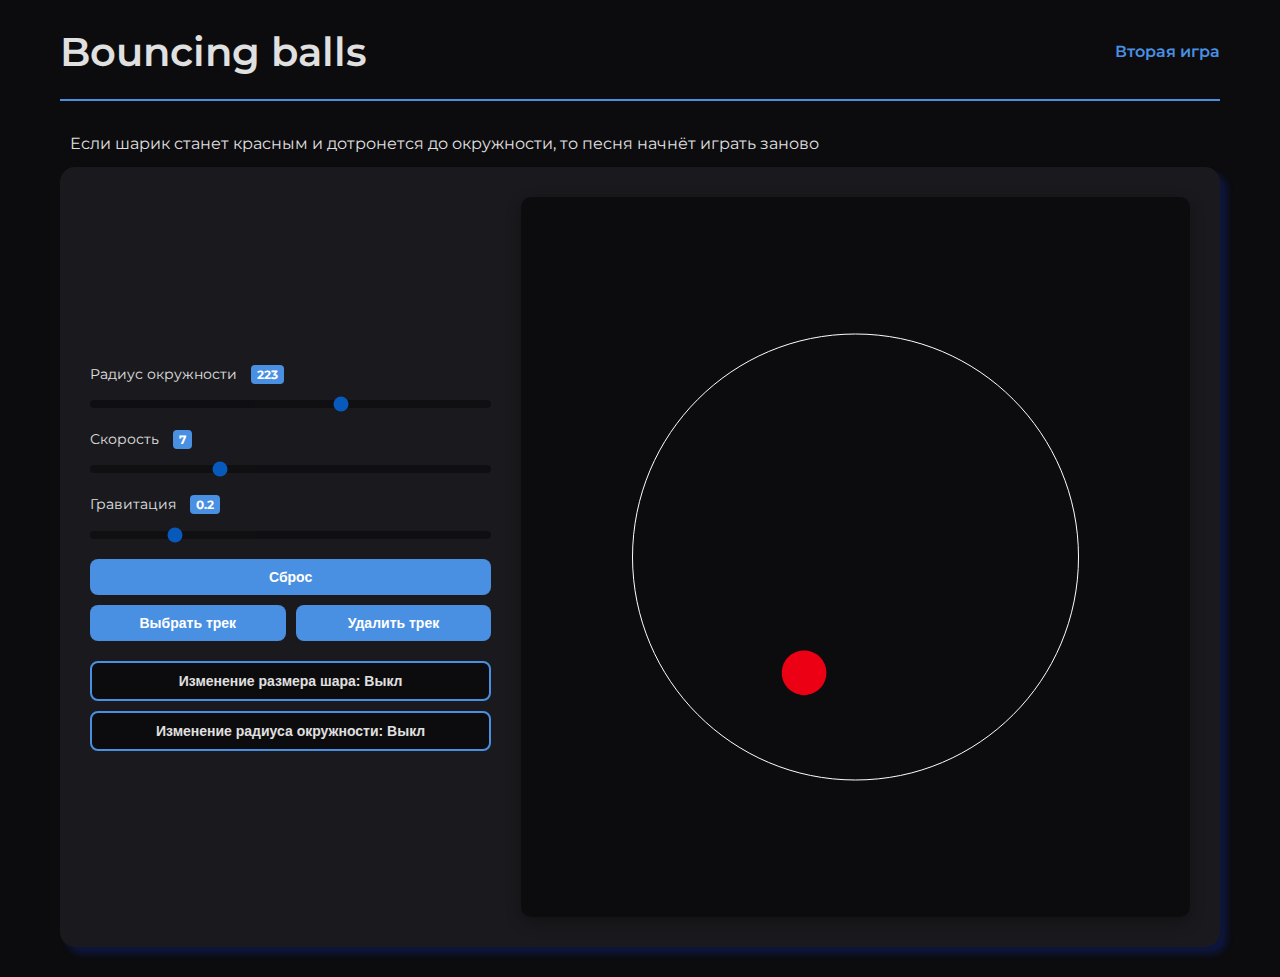
<file: index.html>
<!DOCTYPE html>
<html lang="ru">

<head>
	<meta charset="UTF-8">
	<meta name="viewport" content="width=device-width, initial-scale=1.0">
	<title>Bouncing balls</title>
	<link rel="icon" href="imgs/icon.png">
	<link rel="stylesheet" href="styles.css">
	<link href="https://fonts.googleapis.com/css2?family=Montserrat:wght@400;600&display=swap" rel="stylesheet">
</head>

<body>
	<div class="container">
		<header>
			<h1>Bouncing balls</h1>
			<nav>
				<a href="secondGame.html" class="nav-link">Вторая игра</a>
			</nav>
		</header>

		<main>
			<div class="description">
				Если шарик станет красным и дотронется до окружности, то песня начнёт играть заново
			</div>
			<div class="game-container">
				<div id="canvas-wrapper"></div>

				<div class="controls-panel">
					<div class="control-group">
						<label for="radius-slider" class="text">
							Радиус окружности
							<span id="radius-value" class="slider-value">200</span>
						</label>
						<input type="range" id="radius-slider" min="20" max="300" value="200">
					</div>

					<div class="control-group">
						<label for="speed-slider" class="text">
							Скорость
							<span id="speed-value" class="slider-value">7</span>
						</label>
						<input type="range" id="speed-slider" min="1" max="20" step="0.01" value="7">
					</div>

					<div class="control-group">
						<label for="gravity-slider" class="text">
							Гравитация
							<span id="gravity-value" class="slider-value">0.2</span>
						</label>
						<input type="range" id="gravity-slider" min="0" max="1" step="0.01" value="0.2">
					</div>

					<div class="button-group">
						<button id="respawn-btn" class="btn">Сброс</button>
						<div class="track-buttons">
							<button id="select-track-btn" class="btn">Выбрать трек</button>
							<button id="delete-track-btn" class="btn">Удалить трек</button>
							<input type="file" id="track-input" accept="audio/*" style="display: none;">
						</div>
					</div>


					<div class="toggle-group">
						<button id="toggle-ball-size-btn" class="btn toggle-btn">
							Изменение размера шара: Выкл
						</button>
						<button id="toggle-circle-size-btn" class="btn toggle-btn">
							Изменение радиуса окружности: Выкл
						</button>
					</div>
				</div>
			</div>
		</main>
	</div>

	<script src="libs/p5.min.js"></script>
	<script src="libs/p5.sound.min.js"></script>
	<script src="index.js"></script>
</body>

</html>
</file>
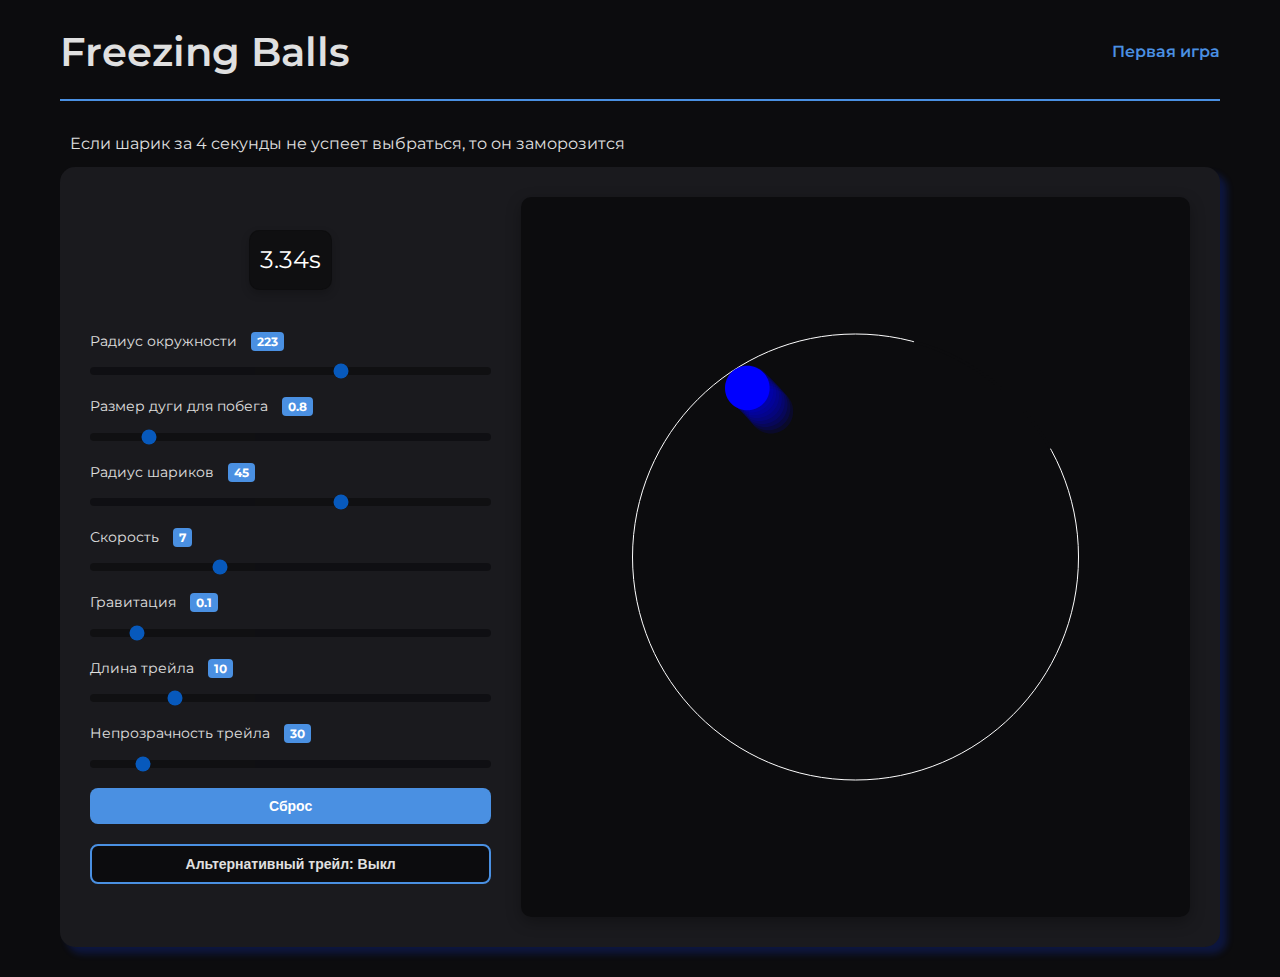
<file: secondGame.html>
<!DOCTYPE html>
<html lang="ru">

<head>
	<meta charset="UTF-8">
	<meta name="viewport" content="width=device-width, initial-scale=1.0">
	<title>FreezeBalls</title>
	<link rel="icon" href="imgs/icon.png">
	<link rel="stylesheet" href="styles.css">
	<link href="https://fonts.googleapis.com/css2?family=Montserrat:wght@400;600&display=swap" rel="stylesheet">
</head>

<body>
	<div class="container">
		<header>
			<h1>Freezing Balls</h1>
			<nav>
				<a href="index.html" class="nav-link">Первая игра</a>
			</nav>
		</header>

		<main>
			<div class="description">
				Если шарик за 4 секунды не успеет выбраться, то он заморозится
			</div>

			<div class="game-container_second">


				<div id="canvas-wrapper"></div>


				<div class="controls-panel">
					<div class="timer-container">
						<div id="timer">4.00s</div>
					</div>
					<div class="control-group">
						<label for="radius-slider" class="text">
							Радиус окружности
							<span id="radius-value" class="slider-value">200</span>
						</label>
						<input type="range" id="radius-slider" min="20" max="300" step="0.01" value="200">
					</div>

					<div class="control-group">
						<label for="arc-size-slider" class="text">
							Размер дуги для побега
							<span id="arc-size-value" class="slider-value">3</span>
						</label>
						<input type="range" id="arc-size-slider" min="0" max="6" step="0.01" value="3">
					</div>

					<div class="control-group">
						<label for="ball-radius-slider" class="text">
							Радиус шариков
							<span id="ball-radius-value" class="slider-value">200</span>
						</label>
						<input type="range" id="ball-radius-slider" min="20" max="300" step="0.01" value="200">
					</div>

					<div class="control-group">
						<label for="speed-slider" class="text">
							Скорость
							<span id="speed-value" class="slider-value">7</span>
						</label>
						<input type="range" id="speed-slider" min="1" max="20" step="0.01" value="7">
					</div>


					<div class="control-group">
						<label for="gravity-slider" class="text">
							Гравитация
							<span id="gravity-value" class="slider-value">0.1</span>
						</label>
						<input type="range" id="gravity-slider" min="0" max="1" step="0.01" value="0.1">
					</div>

					<div class="control-group">
						<label for="trail-length-slider" class="text">
							Длина трейла
							<span id="trail-length-value" class="slider-value">10</span>
						</label>
						<input type="range" id="trail-length-slider" min="0" max="50" step="0.01" value="10">
					</div>

					<div class="control-group">
						<label for="trail-color-alpha-slider" class="text">
							Непрозрачность трейла
							<span id="trail-color-alpha-value" class="slider-value">30</span>
						</label>
						<input type="range" id="trail-color-alpha-slider" min="0" max="255" step="0.01" value="30">
					</div>

					<div class="button-group">
						<button id="reset-game-btn" class="btn">Сброс</button>
					</div>

					<div class="toggle-group">
						<button id="toggle-do-trail-decrease" class="btn toggle-btn">
							Альтернативный трейл: Выкл
						</button>
					</div>
				</div>

			</div>
		</main>
	</div>

	<script src="libs/p5.min.js"></script>
	<script src="libs/p5.sound.min.js"></script>
	<script defer src="secondGame.js"></script>
</body>

</html>
</file>
<file: styles.css>
:root {
    --bg-primary: #0c0c0e;
    --bg-secondary: #1a1a1e;
    --text-primary: #e0e0e0;
    --accent-color: #4a90e2;
    --hover-color: #6ab0ff;
}

* {
    margin: 0;
    padding: 0;
    box-sizing: border-box;
}

body {
    font-family: 'Montserrat', sans-serif;
    background-color: var(--bg-primary);
    color: var(--text-primary);
    line-height: 1.6;
}

.container {
    max-width: 1200px;
    padding: 20px;
    margin: 0 auto 10px;
}

header {
    display: flex;
    justify-content: space-between;
    align-items: center;
    margin-bottom: 30px;
    padding-bottom: 15px;
    border-bottom: 2px solid var(--accent-color);
}

h1 {
    font-size: 7vmin;
    font-weight: 600;
    color: var(--text-primary);
}

.nav-link {
    font-size: 4vmin;
    color: var(--accent-color);
    text-decoration: none;
    font-weight: 600;
    transition: color 0.3s ease;
}

.nav-link:hover {
    color: var(--hover-color);
}

.game-container {
    display: flex;
    flex-direction: column;
    align-items: center;
    background-color: var(--bg-secondary);
    border-radius: 15px;
    padding: 30px;
    box-shadow: 7px 7px 7px rgba(22, 63, 255, 0.2);
}

#canvas-wrapper {
    flex-direction: column;
    margin-bottom: 30px;
    display: flex;
    justify-content: center;
    align-items: center;
    height: 80vmin;
    width: 100%;
}

canvas {
    border-radius: 10px;
    box-shadow: 0 5px 15px rgba(0, 0, 0, 0.3);
    max-width: 100%;
}

.controls-panel {
    display: flex;
    flex-direction: column;
    gap: 20px;
    width: 100%;
}

.control-group,
.button-group,
.toggle-group {
    display: flex;
    flex-direction: column;
    gap: 10px;
}

.track-buttons {
    display: flex;
    flex: 1;
    justify-content: space-between;
    align-items: center;
    width: 100%;
    gap: 10px;
    margin: 0;
}

.track-buttons .btn {
    flex: 1;
    margin: 0;
    transition: box-shadow 0.3s ease;
}

#delete-track-btn:hover {
    box-shadow: inset 0 0 4px 3px red;
}

#select-track-btn:hover {
    box-shadow: inset 0 0 4px 3px #00ff00;
}


label {
    font-size: 4.5vmin;
    margin-bottom: 5px;
    color: var(--text-primary);
}

input[type="range"] {
    width: 100%;
    height: 8px;
    background: var(--bg-primary);
    outline: none;
    opacity: 0.7;
    transition: opacity 0.2s;
    border-radius: 5px;
    -webkit-appearance: none;
}

input[type="range"]:hover {
    opacity: 1;
}

.btn {
    background-color: var(--accent-color);
    color: white;
    border: none;
    padding: 10px 15px;
    border-radius: 8px;
    cursor: pointer;
    transition: background-color 0.3s ease;
    font-size: 4vmin;
    font-weight: 600;
}

.btn:hover {
    background-color: var(--hover-color);
}

.toggle-btn {
    background-color: var(--bg-primary);
    color: var(--text-primary);
    border: 2px solid var(--accent-color);
}

.toggle-btn:hover {
    background-color: var(--accent-color);
    color: white;
}


.slider-value {
    background-color: var(--accent-color);
    color: white;
    padding: 2px 6px;
    border-radius: 4px;
    font-size: 3vmin;
    margin-left: 10px;
    font-weight: bold;
}

#timer {
    padding: 10px;
    display: flex;
    justify-content: center;
    align-items: center;
    font-size: 5vmin;
    font-family: 'Montserrat', sans-serif;
    background-color: rgba(12, 12, 14, 0.8);
    border: 1px solid rgba(12, 12, 14, 0.5);
    border-radius: 10px;
    box-shadow: 0 4px 8px rgba(0, 0, 0, 0.2);
    color: white;
    transition: transform 0.3s ease, background-color 0.3s ease;
    position: relative;
}

#timer.frozen::after {
    content: "Frozen";
    font-weight: bold;
    color: #4e9fff;
    position: relative;
    top: 50%;
    left: 50%;
    transform: translate(-50%, -50%);
    animation: blink 1s infinite;
}

#timer:hover {
    transform: scale(1.1);
    background-color: rgba(12, 12, 14, 1);
}

.timer-container {
    display: flex;
    justify-content: center;
    margin-bottom: 20px;
}

@keyframes blink {

    0%,
    100% {
        opacity: 1;
    }

    50% {
        opacity: 0.5;
    }
}


.game-container_second {
    display: flex;
    flex-direction: column;
    align-items: center;
    background-color: var(--bg-secondary);
    border-radius: 15px;
    padding: 30px;
    box-shadow: 7px 7px 7px rgba(22, 63, 255, 0.2);
}

.button-group #reset-game-btn {
    display: flex;
    justify-content: center;
    align-items: center;
}

@media (min-width: calc(100vh)) {
    .game-container {
        flex-direction: row-reverse;
        justify-content: space-between;
    }

    .game-container_second {
        flex-direction: row-reverse;
        justify-content: space-between;
    }

    #canvas-wrapper {
        margin-bottom: unset;
        margin-left: 30px;
        height: 80vmin;
    }

    .controls-panel {
        width: 60%;
    }




    h1 {
        font-size: 2.5rem;
    }

    .nav-link {
        font-size: 16px;
    }

    label {
        font-size: 14px;
    }

    .btn {
        font-size: 14px;
    }

    .slider-value {
        font-size: 12px;
    }

    #timer {
        font-size: 24px;
    }

    #timer.frozen::after {
        font-size: 28px;
    }
}


.description {
    margin: 10px;
}
</file>
